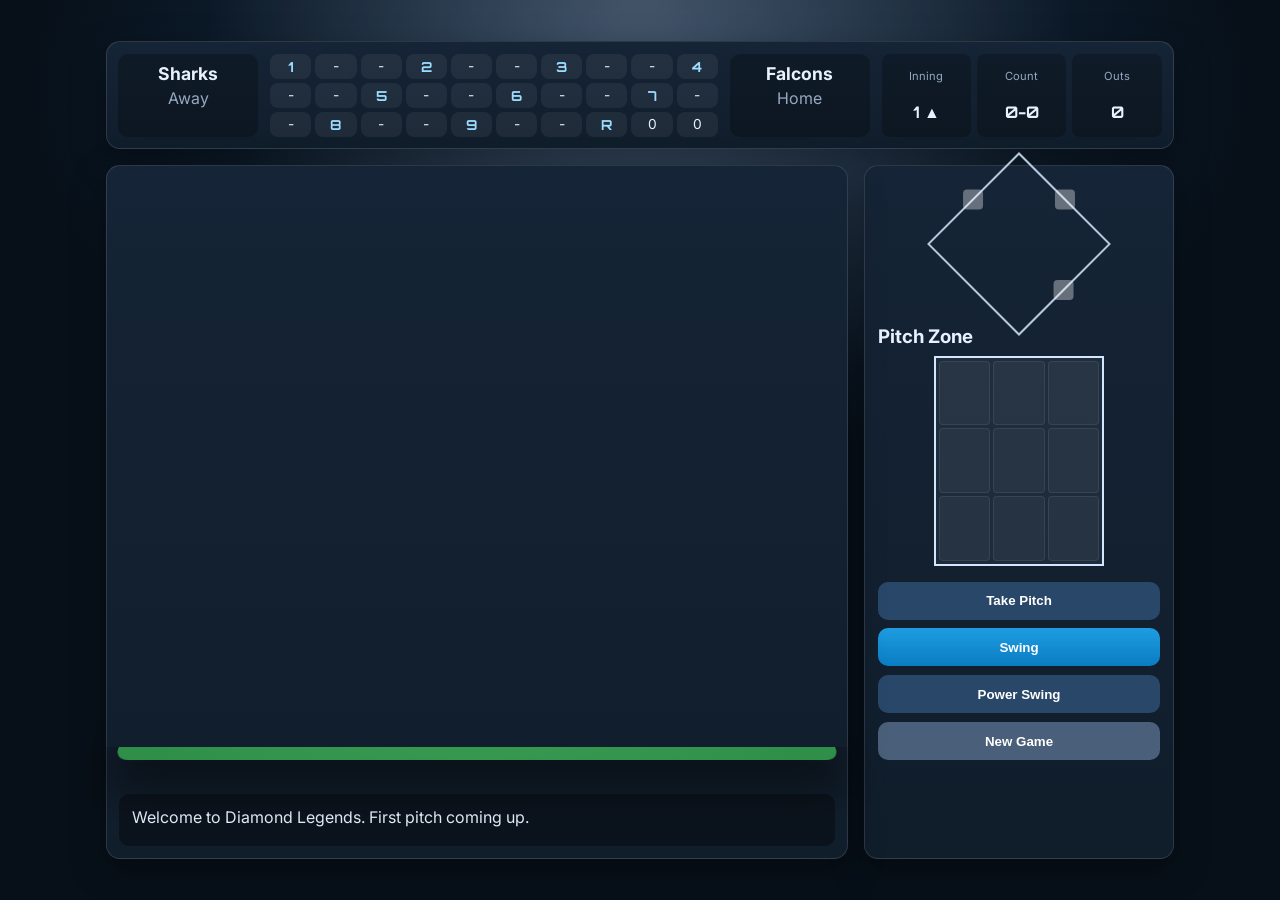
<file: index.html>
<!DOCTYPE html>
<html lang="en">
  <head>
    <meta charset="UTF-8" />
    <meta name="viewport" content="width=device-width, initial-scale=1.0" />
    <title>Diamond Legends</title>
    <link rel="preconnect" href="https://fonts.googleapis.com" />
    <link rel="preconnect" href="https://fonts.gstatic.com" crossorigin />
    <link
      href="https://fonts.googleapis.com/css2?family=Inter:wght@400;600;700;800&family=Orbitron:wght@500;700&display=swap"
      rel="stylesheet"
    />
    <link rel="stylesheet" href="style.css" />
  </head>
  <body>
    <div class="stadium-glow"></div>
    <main class="app">
      <section class="scoreboard" aria-label="Baseball scoreboard">
        <div class="team away">
          <h2>Sharks</h2>
          <p class="record">Away</p>
        </div>
        <div class="innings" id="innings"></div>
        <div class="team home">
          <h2>Falcons</h2>
          <p class="record">Home</p>
        </div>
        <div class="meta">
          <div><span>Inning</span><strong id="inningDisplay">1 ▲</strong></div>
          <div><span>Count</span><strong id="countDisplay">0-0</strong></div>
          <div><span>Outs</span><strong id="outsDisplay">0</strong></div>
        </div>
      </section>

      <section class="broadcast">
        <div class="field-wrap" id="fieldCard">
          <div class="stadium-3d">
            <div class="stands"></div>
            <div class="field-floor">
              <svg viewBox="0 0 500 420" class="field" role="img" aria-label="Baseball field">
                <defs>
                  <radialGradient id="grass" cx="50%" cy="55%" r="62%">
                    <stop offset="0%" stop-color="#45ad5e" />
                    <stop offset="100%" stop-color="#2f8f49" />
                  </radialGradient>
                  <radialGradient id="dirt" cx="50%" cy="55%" r="55%">
                    <stop offset="0%" stop-color="#cf9962" />
                    <stop offset="100%" stop-color="#b47842" />
                  </radialGradient>
                </defs>
                <rect x="0" y="0" width="500" height="420" fill="url(#grass)" />
                <path d="M250 360 L95 205 L250 50 L405 205 Z" fill="url(#dirt)" opacity="0.95" />
                <path d="M250 340 L110 205 L250 70 L390 205 Z" fill="#2f8f49" />
                <path d="M250 360 L95 205" stroke="#fff" stroke-width="3" />
                <path d="M250 360 L405 205" stroke="#fff" stroke-width="3" />
                <path d="M95 205 L250 50 L405 205" stroke="#fff" stroke-width="2" fill="none" opacity="0.85" />
                <rect x="244" y="354" width="12" height="12" transform="rotate(45 250 360)" fill="#fff" />
                <rect x="88" y="198" width="14" height="14" transform="rotate(45 95 205)" fill="#fff" />
                <rect x="243" y="43" width="14" height="14" transform="rotate(45 250 50)" fill="#fff" />
                <rect x="398" y="198" width="14" height="14" transform="rotate(45 405 205)" fill="#fff" />
                <circle cx="250" cy="205" r="24" fill="#c08852" />
                <circle cx="250" cy="205" r="6" fill="#fff" />
                <circle id="ball" cx="250" cy="200" r="4" fill="#fff" />
              </svg>
            </div>
            <div class="plate-shadow"></div>
          </div>
          <div id="eventFeed" class="event-feed">Welcome to Diamond Legends. First pitch coming up.</div>
        </div>

        <aside class="hud">
          <div class="diamond" aria-label="Base runners">
            <div class="base" data-base="2"></div>
            <div class="base" data-base="3"></div>
            <div class="base" data-base="1"></div>
          </div>
          <div class="zone-wrap">
            <h3>Pitch Zone</h3>
            <div class="zone" id="zone"></div>
          </div>
          <div class="controls">
            <button id="takeBtn">Take Pitch</button>
            <button id="swingBtn" class="accent">Swing</button>
            <button id="powerBtn">Power Swing</button>
            <button id="resetBtn" class="ghost">New Game</button>
          </div>
        </aside>
      </section>
    </main>

    <script src="app.js"></script>
  </body>
</html>
</file>
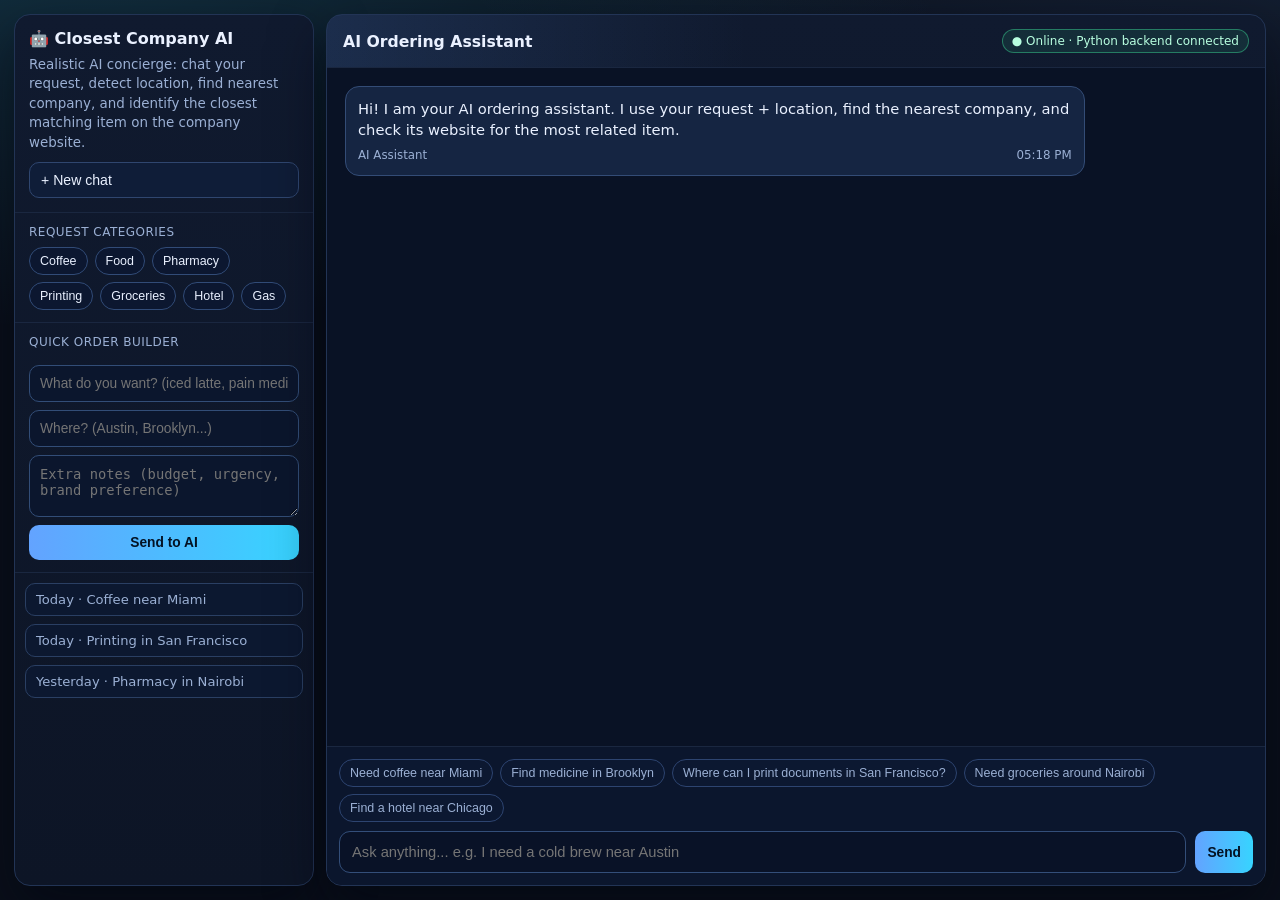
<file: static/index.html>
<!doctype html>
<html lang="en">
<head>
  <meta charset="UTF-8" />
  <meta name="viewport" content="width=device-width, initial-scale=1.0" />
  <title>Closest Company AI Agent</title>
  <style>
    :root {
      --bg: #0a0f1a;
      --bg-soft: #0f1729;
      --panel: #101a2f;
      --panel-2: #0d1526;
      --line: #223455;
      --line-soft: #1a2740;
      --text: #eaf1ff;
      --muted: #9bb0d4;
      --brand: #63a3ff;
      --brand-2: #37d4ff;
      --green: #3ddc97;
      --assistant: #152542;
      --user: #1f4fa8;
      --danger: #ff7f7f;
      --shadow: 0 22px 54px rgba(2, 6, 16, 0.58);
      color-scheme: dark;
    }

    * { box-sizing: border-box; }

    html, body {
      margin: 0;
      background:
        radial-gradient(900px 420px at 5% -10%, rgba(55, 212, 255, 0.18), transparent),
        radial-gradient(900px 420px at 100% -20%, rgba(99, 163, 255, 0.16), transparent),
        var(--bg);
      color: var(--text);
      font-family: Inter, system-ui, -apple-system, Segoe UI, Roboto, sans-serif;
      min-height: 100%;
    }

    .app {
      min-height: 100vh;
      max-width: 1400px;
      margin: 0 auto;
      padding: 14px;
      display: grid;
      grid-template-columns: 300px 1fr;
      gap: 12px;
    }

    .panel {
      border: 1px solid var(--line);
      background: linear-gradient(180deg, var(--panel), var(--panel-2));
      border-radius: 16px;
      box-shadow: var(--shadow);
    }

    .sidebar {
      display: grid;
      grid-template-rows: auto auto auto 1fr;
      overflow: hidden;
      min-height: calc(100vh - 28px);
    }

    .brand {
      padding: 14px;
      border-bottom: 1px solid var(--line-soft);
    }

    .brand h1 {
      margin: 0;
      font-size: 1rem;
      display: flex;
      align-items: center;
      gap: 8px;
    }

    .brand p {
      margin: 7px 0 0;
      font-size: 0.84rem;
      color: var(--muted);
      line-height: 1.45;
    }

    .new-chat {
      margin-top: 10px;
      width: 100%;
      border: 1px solid #2f466f;
      background: #0f1d38;
      color: var(--text);
      border-radius: 10px;
      padding: 9px 11px;
      cursor: pointer;
      font-size: 0.88rem;
      text-align: left;
    }

    .quick, .builder {
      padding: 12px 14px;
      border-bottom: 1px solid var(--line-soft);
    }

    .label {
      margin: 0 0 8px;
      font-size: 0.75rem;
      color: var(--muted);
      text-transform: uppercase;
      letter-spacing: 0.04em;
    }

    .chips {
      display: flex;
      flex-wrap: wrap;
      gap: 7px;
    }

    .chip {
      border: 1px solid #314b77;
      background: #0c1730;
      color: var(--text);
      border-radius: 999px;
      padding: 6px 10px;
      font-size: 0.78rem;
      cursor: pointer;
    }

    .builder {
      display: grid;
      gap: 8px;
      align-content: start;
    }

    .builder input,
    .builder textarea {
      width: 100%;
      border: 1px solid #324d77;
      border-radius: 10px;
      background: #0b162d;
      color: var(--text);
      padding: 10px;
      font-size: 0.86rem;
      outline: none;
    }

    .builder textarea {
      min-height: 62px;
      resize: vertical;
    }

    .btn {
      border: none;
      border-radius: 10px;
      padding: 10px 12px;
      font-weight: 600;
      cursor: pointer;
      color: #031224;
      background: linear-gradient(90deg, var(--brand), var(--brand-2));
      font-size: 0.86rem;
    }

    .btn.secondary {
      color: var(--text);
      background: #0d1a33;
      border: 1px solid #2d4671;
    }

    .chats {
      overflow: auto;
      padding: 10px;
      display: grid;
      gap: 8px;
      align-content: start;
    }

    .chat-item {
      border: 1px solid #2a3f63;
      border-radius: 10px;
      background: #0c1830;
      padding: 8px 10px;
      font-size: 0.82rem;
      color: var(--muted);
    }

    .main {
      min-height: calc(100vh - 28px);
      display: grid;
      grid-template-rows: auto 1fr auto;
      overflow: hidden;
    }

    .topbar {
      border-bottom: 1px solid var(--line-soft);
      padding: 14px 16px;
      display: flex;
      justify-content: space-between;
      align-items: center;
      gap: 10px;
      background: linear-gradient(90deg, rgba(99, 163, 255, 0.14), transparent 45%);
    }

    .topbar h2 {
      margin: 0;
      font-size: 0.98rem;
      font-weight: 600;
    }

    .status {
      border: 1px solid rgba(61, 220, 151, 0.45);
      background: rgba(61, 220, 151, 0.1);
      color: #b8ffe0;
      border-radius: 999px;
      padding: 4px 9px;
      font-size: 0.75rem;
      white-space: nowrap;
    }

    .conversation {
      overflow: auto;
      padding: 18px;
      display: grid;
      gap: 12px;
      align-content: start;
      background: #091225;
    }

    .msg {
      max-width: min(82%, 920px);
      border-radius: 14px;
      border: 1px solid #334c76;
      padding: 11px 12px;
      display: grid;
      gap: 6px;
      line-height: 1.45;
      font-size: 0.92rem;
      white-space: pre-wrap;
    }

    .msg.assistant {
      background: var(--assistant);
      margin-right: auto;
    }

    .msg.user {
      background: linear-gradient(180deg, #2457b4, var(--user));
      border-color: rgba(163, 196, 255, 0.45);
      margin-left: auto;
    }

    .meta {
      color: var(--muted);
      font-size: 0.74rem;
      display: flex;
      justify-content: space-between;
      gap: 8px;
    }

    .result-card {
      max-width: min(84%, 920px);
      margin-right: auto;
      border: 1px solid #305174;
      background: linear-gradient(180deg, #0f233f, #0c1c33);
      border-radius: 14px;
      padding: 12px;
      display: grid;
      gap: 8px;
    }

    .result-card h3 {
      margin: 0;
      font-size: 0.93rem;
      display: flex;
      justify-content: space-between;
      gap: 8px;
    }

    .badge {
      color: #bcffe4;
      background: rgba(61, 220, 151, 0.12);
      border: 1px solid rgba(61, 220, 151, 0.45);
      border-radius: 999px;
      padding: 3px 8px;
      font-size: 0.72rem;
      white-space: nowrap;
    }

    .result-grid {
      display: grid;
      gap: 4px;
      font-size: 0.86rem;
      color: #d7e5ff;
    }

    .actions {
      display: flex;
      gap: 8px;
      flex-wrap: wrap;
    }

    .composer {
      border-top: 1px solid var(--line-soft);
      background: #0b162d;
      padding: 12px;
      display: grid;
      gap: 9px;
    }

    .suggestions {
      display: flex;
      flex-wrap: wrap;
      gap: 7px;
    }

    .suggestion {
      border: 1px solid #2d4470;
      background: #0c1831;
      color: var(--muted);
      border-radius: 999px;
      padding: 6px 10px;
      font-size: 0.78rem;
      cursor: pointer;
    }

    .composer-row {
      display: grid;
      grid-template-columns: 1fr auto;
      gap: 9px;
    }

    .composer input {
      border: 1px solid #334e79;
      border-radius: 11px;
      background: #091227;
      color: var(--text);
      padding: 12px;
      font-size: 0.92rem;
      outline: none;
      width: 100%;
    }

    .typing {
      color: var(--muted);
      font-size: 0.8rem;
      display: none;
    }

    .typing.show { display: block; }

    a { color: #92c2ff; }

    @media (max-width: 1024px) {
      .app { grid-template-columns: 1fr; }
      .sidebar { min-height: auto; }
      .main { min-height: 70vh; }
      .msg, .result-card { max-width: 100%; }
    }
  </style>
</head>
<body>
  <main class="app">
    <aside class="panel sidebar">
      <section class="brand">
        <h1>🤖 Closest Company AI</h1>
        <p>Realistic AI concierge: chat your request, detect location, find nearest company, and identify the closest matching item on the company website.</p>
        <button id="newChat" class="new-chat" type="button">+ New chat</button>
      </section>

      <section class="quick">
        <p class="label">Request Categories</p>
        <div id="chips" class="chips"></div>
      </section>

      <section class="builder">
        <p class="label">Quick Order Builder</p>
        <input id="want" placeholder="What do you want? (iced latte, pain medicine...)" />
        <input id="where" placeholder="Where? (Austin, Brooklyn...)" />
        <textarea id="notes" placeholder="Extra notes (budget, urgency, brand preference)"></textarea>
        <button id="buildBtn" class="btn" type="button">Send to AI</button>
      </section>

      <section class="chats" id="chatHistory">
        <div class="chat-item">Today · Coffee near Miami</div>
        <div class="chat-item">Today · Printing in San Francisco</div>
        <div class="chat-item">Yesterday · Pharmacy in Nairobi</div>
      </section>
    </aside>

    <section class="panel main">
      <header class="topbar">
        <h2>AI Ordering Assistant</h2>
        <span class="status">● Online · Python backend connected</span>
      </header>

      <section id="conversation" class="conversation"></section>

      <form id="form" class="composer">
        <div id="suggestions" class="suggestions"></div>
        <div id="typing" class="typing">AI is checking location, nearest company, and website match...</div>
        <div class="composer-row">
          <input id="input" autocomplete="off" required placeholder="Ask anything... e.g. I need a cold brew near Austin" />
          <button class="btn" type="submit">Send</button>
        </div>
      </form>
    </section>
  </main>

  <script>
    const conversation = document.getElementById('conversation');
    const form = document.getElementById('form');
    const input = document.getElementById('input');
    const suggestions = document.getElementById('suggestions');
    const chips = document.getElementById('chips');
    const typing = document.getElementById('typing');
    const newChat = document.getElementById('newChat');

    const wantInput = document.getElementById('want');
    const whereInput = document.getElementById('where');
    const notesInput = document.getElementById('notes');
    const buildBtn = document.getElementById('buildBtn');

    const requiredNodes = [conversation, form, input, suggestions, chips, typing, newChat, wantInput, whereInput, notesInput, buildBtn];
    if (requiredNodes.some((node) => !node)) {
      console.error('UI failed to initialize: missing required DOM nodes.');
      throw new Error('UI initialization failed');
    }

    const quickPrompts = [
      'Need coffee near Miami',
      'Find medicine in Brooklyn',
      'Where can I print documents in San Francisco?',
      'Need groceries around Nairobi',
      'Find a hotel near Chicago'
    ];

    const categories = ['Coffee', 'Food', 'Pharmacy', 'Printing', 'Groceries', 'Hotel', 'Gas'];

    let latestCompany = null;
    let pendingRequest = false;

    function now() {
      return new Date().toLocaleTimeString([], { hour: '2-digit', minute: '2-digit' });
    }

    function normalizeUrl(url) {
      if (!url) return null;
      const value = String(url).trim();
      if (!value) return null;
      if (value.startsWith('http://') || value.startsWith('https://')) return value;
      return `https://${value}`;
    }

    function addMessage(text, role = 'assistant') {
      const wrap = document.createElement('article');
      wrap.className = `msg ${role}`;

      const content = document.createElement('div');
      content.textContent = String(text ?? '');

      const meta = document.createElement('div');
      meta.className = 'meta';
      meta.innerHTML = `<span>${role === 'assistant' ? 'AI Assistant' : 'You'}</span><span>${now()}</span>`;

      wrap.append(content, meta);
      conversation.appendChild(wrap);
      conversation.scrollTop = conversation.scrollHeight;
    }

    function mapsUrl(lat, lon, label) {
      return `https://www.google.com/maps/search/?api=1&query=${encodeURIComponent(`${lat},${lon} ${label || ''}`.trim())}`;
    }

    function buildOrderMessage() {
      if (!latestCompany) return null;
      const details = notesInput.value.trim() || 'Please confirm availability, final price, and ETA.';
      const requested = wantInput.value.trim() || 'my requested item';
      return `Hi ${latestCompany.name}, I want to order: ${requested}. Details: ${details}`;
    }

    function addResultRow(container, label, valueNodeOrText) {
      const row = document.createElement('div');
      const strong = document.createElement('strong');
      strong.textContent = `${label}: `;
      row.appendChild(strong);

      if (valueNodeOrText instanceof Node) {
        row.appendChild(valueNodeOrText);
      } else {
        row.appendChild(document.createTextNode(valueNodeOrText));
      }
      container.appendChild(row);
    }

    function addResultCard(payload) {
      if (!payload || !payload.company) return;
      const company = payload.company;
      latestCompany = company;

      const card = document.createElement('section');
      card.className = 'result-card';

      const title = document.createElement('h3');
      const name = document.createElement('span');
      name.textContent = company.name || 'Unnamed company';
      const badge = document.createElement('span');
      badge.className = 'badge';
      badge.textContent = `${company.distance_km ?? '?'} km away`;
      title.append(name, badge);

      const grid = document.createElement('div');
      grid.className = 'result-grid';

      addResultRow(grid, 'Location', payload.location || 'Unknown');
      addResultRow(grid, 'Address', company.address || 'Address unavailable');
      addResultRow(grid, 'Category', payload.intent || 'general');
      addResultRow(grid, 'Website', company.website || 'Not provided by map data');

      if (payload.website_item && payload.website_item.url) {
        const link = document.createElement('a');
        link.href = normalizeUrl(payload.website_item.url) || '#';
        link.target = '_blank';
        link.rel = 'noreferrer';
        link.textContent = payload.website_item.title || 'Matched item';
        addResultRow(grid, 'Matched item', link);
      } else {
        addResultRow(grid, 'Matched item', 'No clear item found');
      }

      const actions = document.createElement('div');
      actions.className = 'actions';

      const mapButton = document.createElement('button');
      mapButton.className = 'btn secondary';
      mapButton.type = 'button';
      mapButton.textContent = 'Open map';
      mapButton.addEventListener('click', () => {
        if (company.lat == null || company.lon == null) {
          addMessage('Map coordinates are unavailable for this company.', 'assistant');
          return;
        }
        window.open(mapsUrl(company.lat, company.lon, company.name), '_blank');
      });

      const siteButton = document.createElement('button');
      siteButton.className = 'btn secondary';
      siteButton.type = 'button';
      siteButton.textContent = payload.website_item?.url ? 'Open matched item' : 'Open website';
      const matchedUrl = normalizeUrl(payload.website_item?.url);
      const websiteUrl = normalizeUrl(company.website);
      const targetUrl = matchedUrl || websiteUrl;
      siteButton.disabled = !targetUrl;
      siteButton.addEventListener('click', () => {
        if (!targetUrl) {
          addMessage('No website link is available for this company.', 'assistant');
          return;
        }
        window.open(targetUrl, '_blank');
      });

      const orderButton = document.createElement('button');
      orderButton.className = 'btn';
      orderButton.type = 'button';
      orderButton.textContent = 'Generate order text';
      orderButton.addEventListener('click', async () => {
        const message = buildOrderMessage();
        if (!message) return;
        try {
          await navigator.clipboard.writeText(message);
          addMessage(`Order message copied:
${message}`, 'assistant');
        } catch {
          addMessage(`Order message:
${message}`, 'assistant');
        }
      });

      actions.append(mapButton, siteButton, orderButton);
      card.append(title, grid, actions);
      conversation.appendChild(card);
      conversation.scrollTop = conversation.scrollHeight;
    }

    function setPendingState(isPending) {
      pendingRequest = isPending;
      typing.classList.toggle('show', isPending);
      input.disabled = isPending;
      buildBtn.disabled = isPending;
    }

    async function askAgent(message) {
      if (pendingRequest) return;
      addMessage(message, 'user');
      setPendingState(true);

      try {
        const res = await fetch('/api/chat', {
          method: 'POST',
          headers: { 'Content-Type': 'application/json' },
          body: JSON.stringify({ message })
        });

        if (!res.ok) {
          addMessage(`Backend error (${res.status}). Please try again.`, 'assistant');
          return;
        }

        const data = await res.json();
        addMessage(data.reply || 'No response from backend.', 'assistant');
        addResultCard(data);
      } catch (error) {
        console.error(error);
        addMessage('Network error while contacting the Python backend API.', 'assistant');
      } finally {
        setPendingState(false);
      }
    }

    for (const prompt of quickPrompts) {
      const pill = document.createElement('button');
      pill.type = 'button';
      pill.className = 'suggestion';
      pill.textContent = prompt;
      pill.addEventListener('click', () => {
        input.value = prompt;
        input.focus();
      });
      suggestions.appendChild(pill);
    }

    for (const category of categories) {
      const chip = document.createElement('button');
      chip.type = 'button';
      chip.className = 'chip';
      chip.textContent = category;
      chip.addEventListener('click', () => {
        const lower = category.toLowerCase();
        wantInput.value = lower;
        input.value = `Need ${lower} near `;
        input.focus();
      });
      chips.appendChild(chip);
    }

    buildBtn.addEventListener('click', () => {
      const want = wantInput.value.trim();
      const where = whereInput.value.trim();
      const notes = notesInput.value.trim();

      if (!want || !where) {
        addMessage('Please fill both "What do you want?" and "Where?" in Quick Order Builder.', 'assistant');
        return;
      }

      const composed = `${want} near ${where}${notes ? `. Notes: ${notes}` : ''}`;
      askAgent(composed);
    });

    form.addEventListener('submit', (event) => {
      event.preventDefault();
      const message = input.value.trim();
      if (!message) return;
      input.value = '';
      askAgent(message);
    });

    newChat.addEventListener('click', () => {
      conversation.innerHTML = '';
      latestCompany = null;
      addMessage('New chat started. Tell me what you need and where, and I will find the closest company + related website item.', 'assistant');
    });

    addMessage('Hi! I am your AI ordering assistant. I use your request + location, find the nearest company, and check its website for the most related item.', 'assistant');
  </script>
</body>
</html>
</file>
<file: style.css>
:root {
  color-scheme: dark;
  --bg: #071019;
  --panel: #101d2b;
  --panel-2: #152436;
  --accent: #00b3ff;
  --accent-2: #34d17b;
  --text: #e7f1ff;
  --muted: #96a8bf;
  --danger: #ff6058;
}

* { box-sizing: border-box; }

body {
  margin: 0;
  min-height: 100vh;
  font-family: Inter, system-ui, sans-serif;
  background: radial-gradient(80% 70% at 50% 10%, #17304d 0%, var(--bg) 60%);
  color: var(--text);
  display: grid;
  place-items: center;
}

.stadium-glow {
  position: fixed;
  inset: 0;
  background: radial-gradient(circle at 50% 0%, rgba(255, 255, 255, 0.2), transparent 40%);
  pointer-events: none;
}

.app {
  width: min(1100px, 96vw);
  display: grid;
  gap: 1rem;
  padding: 1rem;
  perspective: 1200px;
}

.scoreboard,
.hud,
.field-wrap {
  border: 1px solid rgba(255, 255, 255, 0.12);
  background: linear-gradient(180deg, var(--panel-2), var(--panel));
  border-radius: 14px;
  box-shadow: 0 12px 35px rgba(0, 0, 0, 0.35);
}

.scoreboard {
  display: grid;
  grid-template-columns: 140px 1fr 140px 280px;
  gap: .75rem;
  align-items: stretch;
  padding: .7rem;
}

.team {
  background: rgba(0, 0, 0, 0.25);
  border-radius: 10px;
  padding: .6rem;
  text-align: center;
}

.team h2 {
  margin: 0;
  font-size: 1.1rem;
}

.record { margin: .25rem 0 0; color: var(--muted); }

.innings {
  display: grid;
  grid-template-columns: repeat(10, minmax(34px, 1fr));
  gap: 4px;
}

.cell {
  border-radius: 8px;
  background: rgba(255, 255, 255, 0.06);
  text-align: center;
  padding: .25rem;
  font-size: .86rem;
}

.cell.head {
  font-family: Orbitron, sans-serif;
  font-weight: 700;
  color: #9cdcff;
}

.meta {
  display: grid;
  grid-template-columns: repeat(3, 1fr);
  gap: 6px;
}

.meta div {
  border-radius: 8px;
  background: rgba(0, 0, 0, 0.24);
  display: grid;
  place-items: center;
  padding: .35rem;
}

.meta span { font-size: .7rem; color: var(--muted); }
.meta strong { font-family: Orbitron, sans-serif; }

.broadcast {
  display: grid;
  grid-template-columns: 1fr 310px;
  gap: 1rem;
}

.field-wrap {
  padding: .75rem;
  transform-style: preserve-3d;
  transition: transform .22s ease;
}

.stadium-3d {
  position: relative;
  min-height: 520px;
  transform-style: preserve-3d;
  perspective: 1000px;
}

.stands {
  position: absolute;
  inset: 12px 12px 90px;
  border-radius: 16px;
  background:
    radial-gradient(130% 90% at 50% 0%, rgba(255, 255, 255, 0.26), transparent 45%),
    repeating-linear-gradient(
      0deg,
      rgba(18, 36, 53, 0.96) 0,
      rgba(18, 36, 53, 0.96) 8px,
      rgba(9, 20, 33, 0.96) 8px,
      rgba(9, 20, 33, 0.96) 16px
    );
  transform: translateZ(-80px) translateY(-28px) scale(1.03);
  filter: brightness(0.9);
}

.field-floor {
  position: relative;
  transform: rotateX(55deg) translateZ(30px);
  transform-origin: center bottom;
}

.field {
  width: 100%;
  max-height: 640px;
  border-radius: 14px;
  box-shadow: 0 38px 45px rgba(0, 0, 0, .45), inset 0 0 30px rgba(255, 255, 255, 0.11);
}

.plate-shadow {
  position: absolute;
  left: 20%;
  right: 20%;
  bottom: 18px;
  height: 44px;
  border-radius: 50%;
  background: radial-gradient(circle, rgba(0, 0, 0, .45) 0%, rgba(0, 0, 0, 0) 75%);
  transform: translateZ(-35px);
}

#ball { transition: all .3s ease; filter: drop-shadow(0 0 6px rgba(255,255,255,.85)); }

.event-feed {
  margin-top: .7rem;
  background: rgba(0, 0, 0, .35);
  border-radius: 10px;
  padding: .7rem .8rem;
  line-height: 1.4;
  min-height: 3.2rem;
}

.hud {
  padding: .8rem;
  display: grid;
  gap: 1rem;
  align-content: start;
}

.diamond {
  width: 130px;
  height: 130px;
  margin: 0 auto;
  transform: rotate(45deg);
  border: 2px solid #b6c8dc;
  position: relative;
}

.base {
  width: 20px;
  height: 20px;
  border-radius: 4px;
  background: #fff;
  position: absolute;
  transform: rotate(-45deg);
  opacity: .35;
}

.base[data-base='2'] { left: 54px; top: -11px; }
.base[data-base='3'] { left: -11px; top: 54px; }
.base[data-base='1'] { right: -11px; top: 54px; }
.base.active { opacity: 1; box-shadow: 0 0 12px #ffe57f; background: #ffd84d; }

.zone-wrap h3 { margin: 0 0 .5rem; }
.zone {
  width: 170px;
  height: 210px;
  margin: 0 auto;
  border: 2px solid #d3e6ff;
  display: grid;
  grid-template-columns: repeat(3, 1fr);
  grid-template-rows: repeat(3, 1fr);
  gap: 3px;
  padding: 3px;
  background: rgba(255,255,255,.05);
}

.zone-cell {
  border-radius: 4px;
  background: rgba(255,255,255,.04);
  border: 1px solid rgba(255,255,255,.08);
}

.zone-cell.pitch { background: rgba(0,179,255,.35); border-color: var(--accent); }

.controls { display: grid; gap: .55rem; }
button {
  border: none;
  color: #fff;
  background: #294869;
  padding: .72rem .7rem;
  border-radius: 10px;
  cursor: pointer;
  font-weight: 700;
}
button.accent { background: linear-gradient(180deg, #1e9de2, #0b7cc2); }
button.ghost { background: #4a5f7a; }
button:hover { filter: brightness(1.07); }

@media (max-width: 980px) {
  .scoreboard { grid-template-columns: 1fr; }
  .broadcast { grid-template-columns: 1fr; }

  .field-floor {
    transform: rotateX(48deg) translateZ(18px);
  }

  .stadium-3d {
    min-height: 420px;
  }
}
</file>
